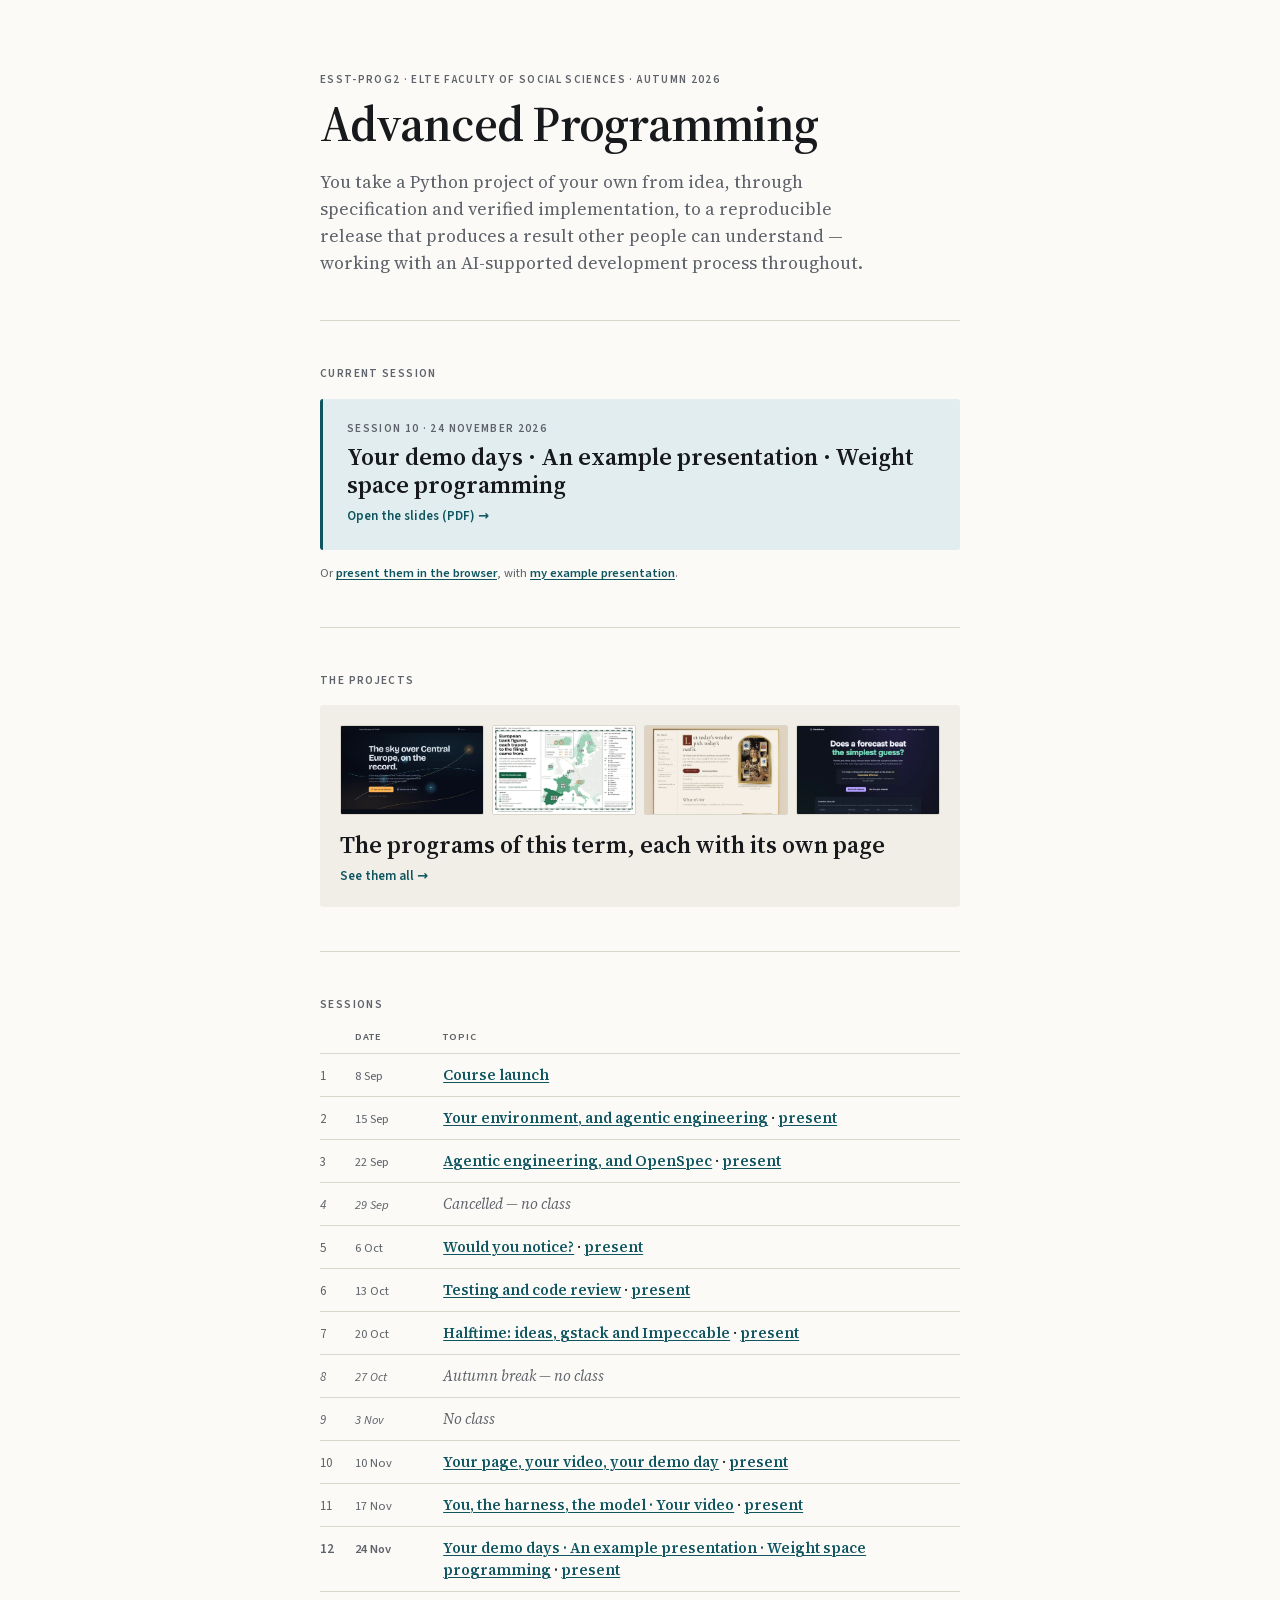
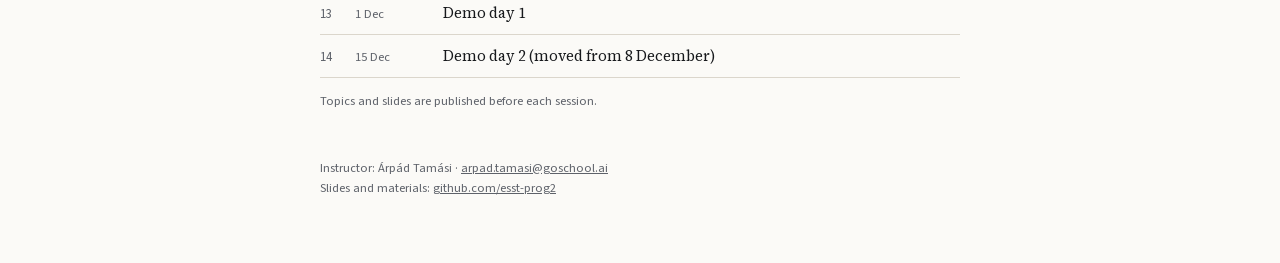
<file: index.html>
<!doctype html>
<html lang="en">
<meta charset="utf-8">
<meta name="viewport" content="width=device-width, initial-scale=1">
<title>Advanced Programming (ESST-PROG2) — ELTE, Autumn 2026</title>
<meta name="description" content="Course page: slides, sessions and materials. ELTE TáTK, Department of Statistics, 2026/27/1.">
<link rel="stylesheet" href="betuk/betuk.css">
<style>
:root{
  --papir:#FBFAF7; --papir-melyebb:#F1EEE7; --tinta:#17191C; --tinta-halvany:#5E626A;
  --vonal:#DBD6CC; --allitas:#9A6B10; --allitas-halvany:#F6EEDC;
  --meres:#0E5560; --meres-halvany:#E2EDEF;
  --betu-proza:"Source Serif 4",Charter,Georgia,serif;
  --betu-jelzes:"Source Sans 3",-apple-system,"Segoe UI",system-ui,sans-serif;
  --betu-kod:"Source Code Pro",ui-monospace,Menlo,monospace;
}
@media (prefers-color-scheme:dark){
  :root{
    --papir:#14161A; --papir-melyebb:#1E2127; --tinta:#F2F0EB; --tinta-halvany:#A2A7B0;
    --vonal:#343941; --allitas:#E0B45A; --allitas-halvany:#2A2418;
    --meres:#7FC3CE; --meres-halvany:#12262B;
  }
}
*{box-sizing:border-box}
body{margin:0;background:var(--papir);color:var(--tinta);
  font-family:var(--betu-proza);font-size:19px;line-height:1.5;
  -webkit-font-smoothing:antialiased}
.wrap{max-width:44rem;margin:0 auto;padding:clamp(2rem,6vw,4.5rem) clamp(1.1rem,5vw,2rem) 4rem}
.jelzes{font-family:var(--betu-jelzes);font-size:.7rem;font-weight:600;
  letter-spacing:.12em;text-transform:uppercase;color:var(--tinta-halvany)}
h1{font-size:clamp(2.1rem,7vw,3.1rem);line-height:1.1;font-weight:600;
  margin:.5rem 0 0;letter-spacing:-.015em}
.lead{font-size:1.12rem;color:var(--tinta-halvany);margin:1.1rem 0 0;max-width:34rem}
hr{border:0;border-top:1px solid var(--vonal);margin:2.75rem 0}
h2{font-family:var(--betu-jelzes);font-size:.72rem;font-weight:600;letter-spacing:.12em;
  text-transform:uppercase;color:var(--tinta-halvany);margin:0 0 1rem}

/* current session card */
.most{display:block;text-decoration:none;color:inherit;
  background:var(--meres-halvany);border-left:3px solid var(--meres);
  padding:1.4rem 1.5rem;border-radius:3px;transition:transform .12s ease}
.most:hover{transform:translateX(2px)}
.most .cim{font-size:1.5rem;font-weight:600;line-height:1.2;margin:.3rem 0 .45rem}
.most .nyil{font-family:var(--betu-jelzes);font-size:.82rem;font-weight:600;color:var(--meres)}

/* projects teaser */
.projektek{background:var(--papir-melyebb);border-left:0;padding:1.25rem}
.projektek:hover{transform:none}
.projektek:hover .cim{color:var(--meres)}
.projektek:focus-visible{outline:2px solid var(--meres);outline-offset:3px}
.projektek .nyil{color:var(--meres)}
.belyegek{display:grid;grid-template-columns:repeat(4,1fr);gap:.5rem;margin-bottom:1rem}
.belyegek img{display:block;width:100%;aspect-ratio:8/5;object-fit:cover;object-position:top;
  border:1px solid var(--vonal);border-radius:2px}
@media (max-width:30rem){.belyegek{grid-template-columns:repeat(2,1fr)}}

/* schedule */
table{width:100%;border-collapse:collapse;font-size:.92rem}
th{font-family:var(--betu-jelzes);font-size:.66rem;font-weight:600;letter-spacing:.1em;
  text-transform:uppercase;color:var(--tinta-halvany);text-align:left;
  padding:0 .7rem .5rem 0;border-bottom:1px solid var(--vonal)}
td{padding:.62rem .7rem .62rem 0;border-bottom:1px solid var(--vonal);vertical-align:baseline}
td:first-child{font-family:var(--betu-jelzes);font-size:.8rem;color:var(--tinta-halvany);
  width:2.2rem;font-variant-numeric:tabular-nums}
td.datum{font-family:var(--betu-jelzes);font-size:.78rem;color:var(--tinta-halvany);
  white-space:nowrap;width:5.5rem}
tr.szunet td{color:var(--tinta-halvany);font-style:italic}
tr.most-sor td{font-weight:600}
a{color:var(--meres)}
a.dia{font-weight:600;text-decoration-thickness:1px;text-underline-offset:2px}
.megj{font-family:var(--betu-jelzes);font-size:.78rem;color:var(--tinta-halvany);margin:.9rem 0 0}
footer{margin-top:3rem;font-family:var(--betu-jelzes);font-size:.78rem;
  color:var(--tinta-halvany);line-height:1.6}
footer a{color:var(--tinta-halvany)}
</style>

<div class="wrap">
  <header>
    <div class="jelzes">ESST-PROG2 · ELTE Faculty of Social Sciences · Autumn 2026</div>
    <h1>Advanced&nbsp;Programming</h1>
    <p class="lead">You take a Python project of your own from idea, through
    specification and verified implementation, to a reproducible release that
    produces a result other people can understand — working with an AI-supported
    development process throughout.</p>
  </header>

  <hr>

  <h2>Current session</h2>
  <a class="most" href="10.pdf">
    <div class="jelzes">Session 10 · 24 November 2026</div>
    <div class="cim">Your demo days · An example presentation · Weight space programming</div>
    <div class="nyil">Open the slides (PDF) →</div>
  </a>
  <p class="megj">Or <a class="dia" href="10.html">present them in the browser</a>, with <a class="dia" href="10-blindspot.html">my example presentation</a>.</p>

  <hr>

  <h2>The projects</h2>
  <a class="most projektek" href="projects.html">
    <span class="belyegek" aria-hidden="true">
      <img src="projects/airplane-flight-data-viz.webp" alt="">
      <img src="projects/bank-data.webp" alt="">
      <img src="projects/ms-match.webp" alt="">
      <img src="projects/marketlens.webp" alt="">
    </span>
    <div class="cim">The programs of this term, each with its own page</div>
    <div class="nyil">See them all →</div>
  </a>

  <hr>

  <h2>Sessions</h2>
  <table>
    <thead><tr><th></th><th>Date</th><th>Topic</th></tr></thead>
    <tbody>
      <tr><td>1</td><td class="datum">8 Sep</td><td><a class="dia" href="01.pdf">Course launch</a></td></tr>
      <tr><td>2</td><td class="datum">15 Sep</td><td><a class="dia" href="02.pdf">Your environment, and agentic engineering</a> · <a class="dia" href="02.html">present</a></td></tr>
      <tr><td>3</td><td class="datum">22 Sep</td><td><a class="dia" href="03.pdf">Agentic engineering, and OpenSpec</a> · <a class="dia" href="03.html">present</a></td></tr>
      <tr class="szunet"><td>4</td><td class="datum">29 Sep</td><td>Cancelled — no class</td></tr>
      <tr><td>5</td><td class="datum">6 Oct</td><td><a class="dia" href="05.pdf">Would you notice?</a> · <a class="dia" href="05.html">present</a></td></tr>
      <tr><td>6</td><td class="datum">13 Oct</td><td><a class="dia" href="06.pdf">Testing and code review</a> · <a class="dia" href="06.html">present</a></td></tr>
      <tr><td>7</td><td class="datum">20 Oct</td><td><a class="dia" href="07.pdf">Halftime: ideas, gstack and Impeccable</a> · <a class="dia" href="07.html">present</a></td></tr>
      <tr class="szunet"><td>8</td><td class="datum">27 Oct</td><td>Autumn break — no class</td></tr>
      <tr class="szunet"><td>9</td><td class="datum">3 Nov</td><td>No class</td></tr>
      <tr><td>10</td><td class="datum">10 Nov</td><td><a class="dia" href="08.pdf">Your page, your video, your demo day</a> · <a class="dia" href="08.html">present</a></td></tr>
      <tr><td>11</td><td class="datum">17 Nov</td><td><a class="dia" href="09.pdf">You, the harness, the model · Your video</a> · <a class="dia" href="09.html">present</a></td></tr>
      <tr class="most-sor"><td>12</td><td class="datum">24 Nov</td><td><a class="dia" href="10.pdf">Your demo days · An example presentation · Weight space programming</a> · <a class="dia" href="10.html">present</a></td></tr>
      <tr><td>13</td><td class="datum">1 Dec</td><td>Demo day 1</td></tr>
      <tr><td>14</td><td class="datum">15 Dec</td><td>Demo day 2 (moved from 8 December)</td></tr>
    </tbody>
  </table>
  <p class="megj">Topics and slides are published before each session.</p>

  <footer>
    Instructor: Árpád Tamási · <a href="mailto:arpad.tamasi@goschool.ai">arpad.tamasi@goschool.ai</a><br>
    Slides and materials: <a href="https://github.com/esst-prog2">github.com/esst-prog2</a>
  </footer>
</div>
</file>
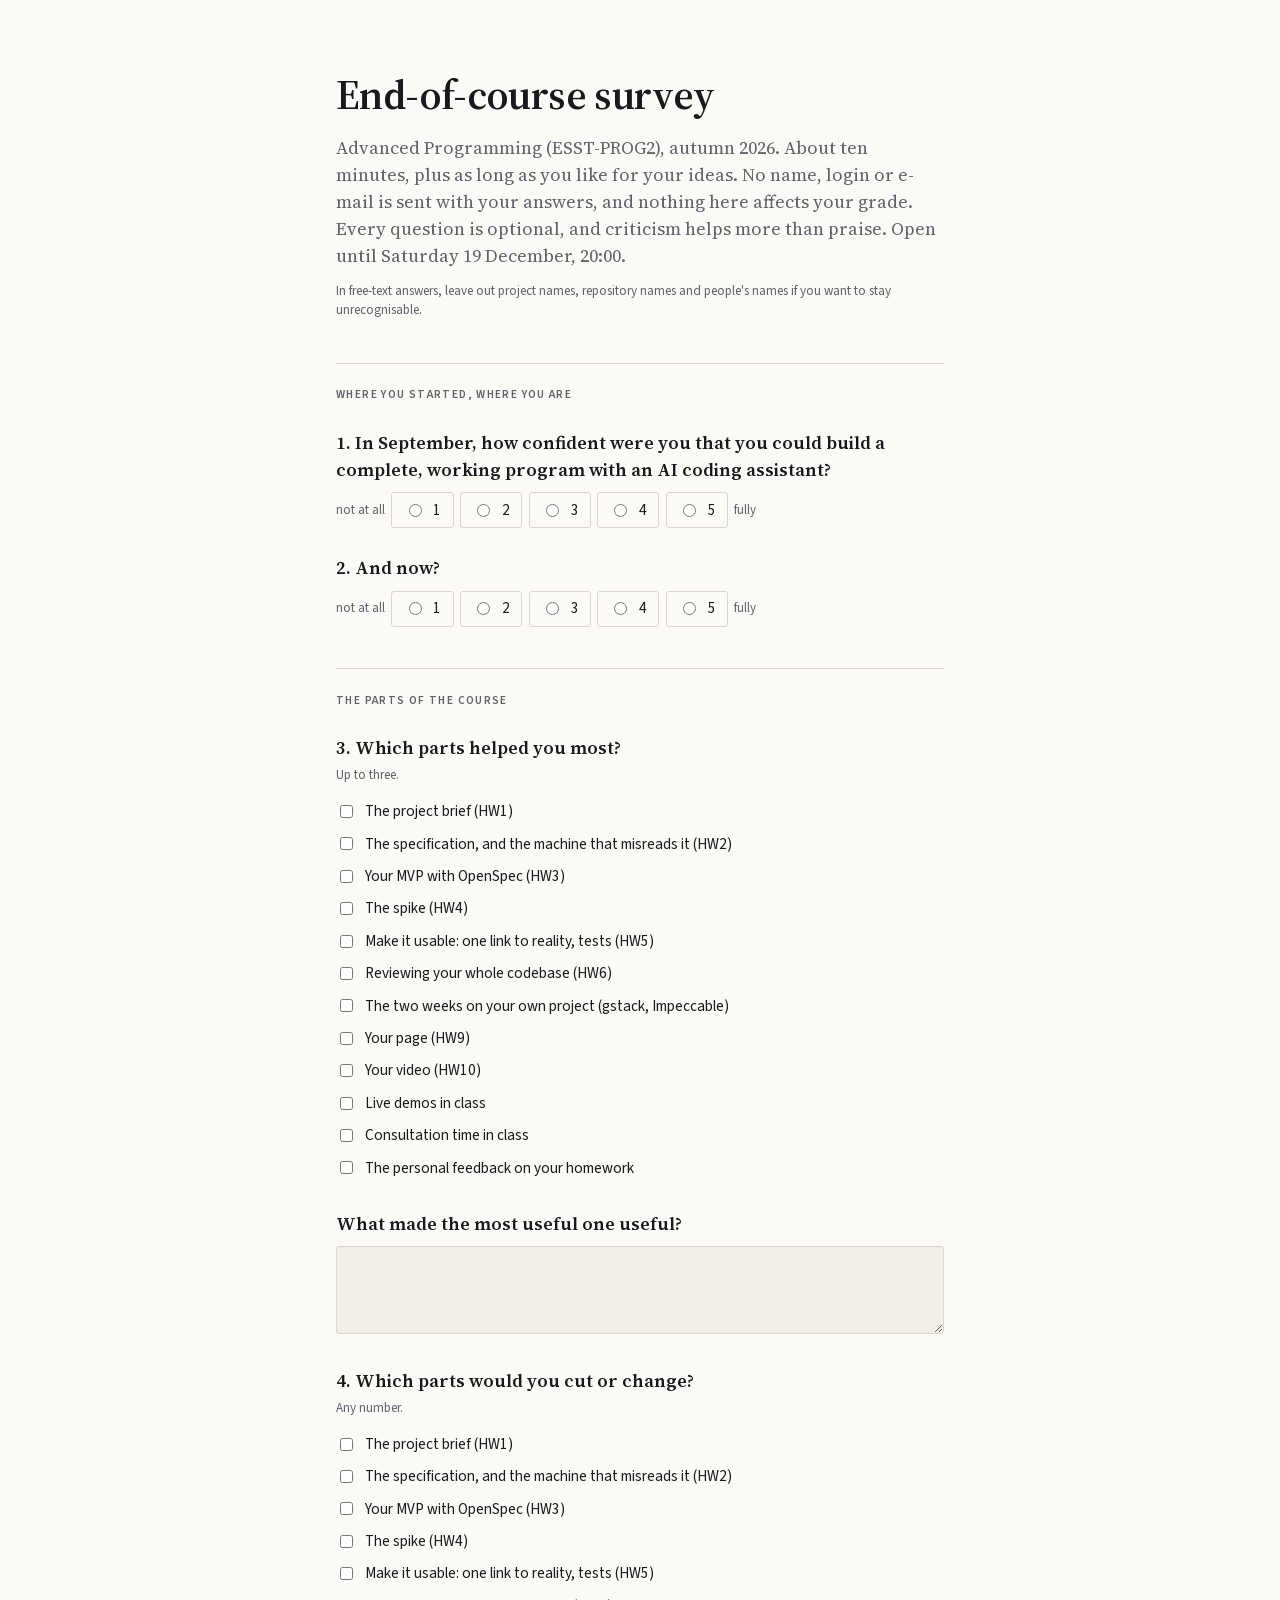
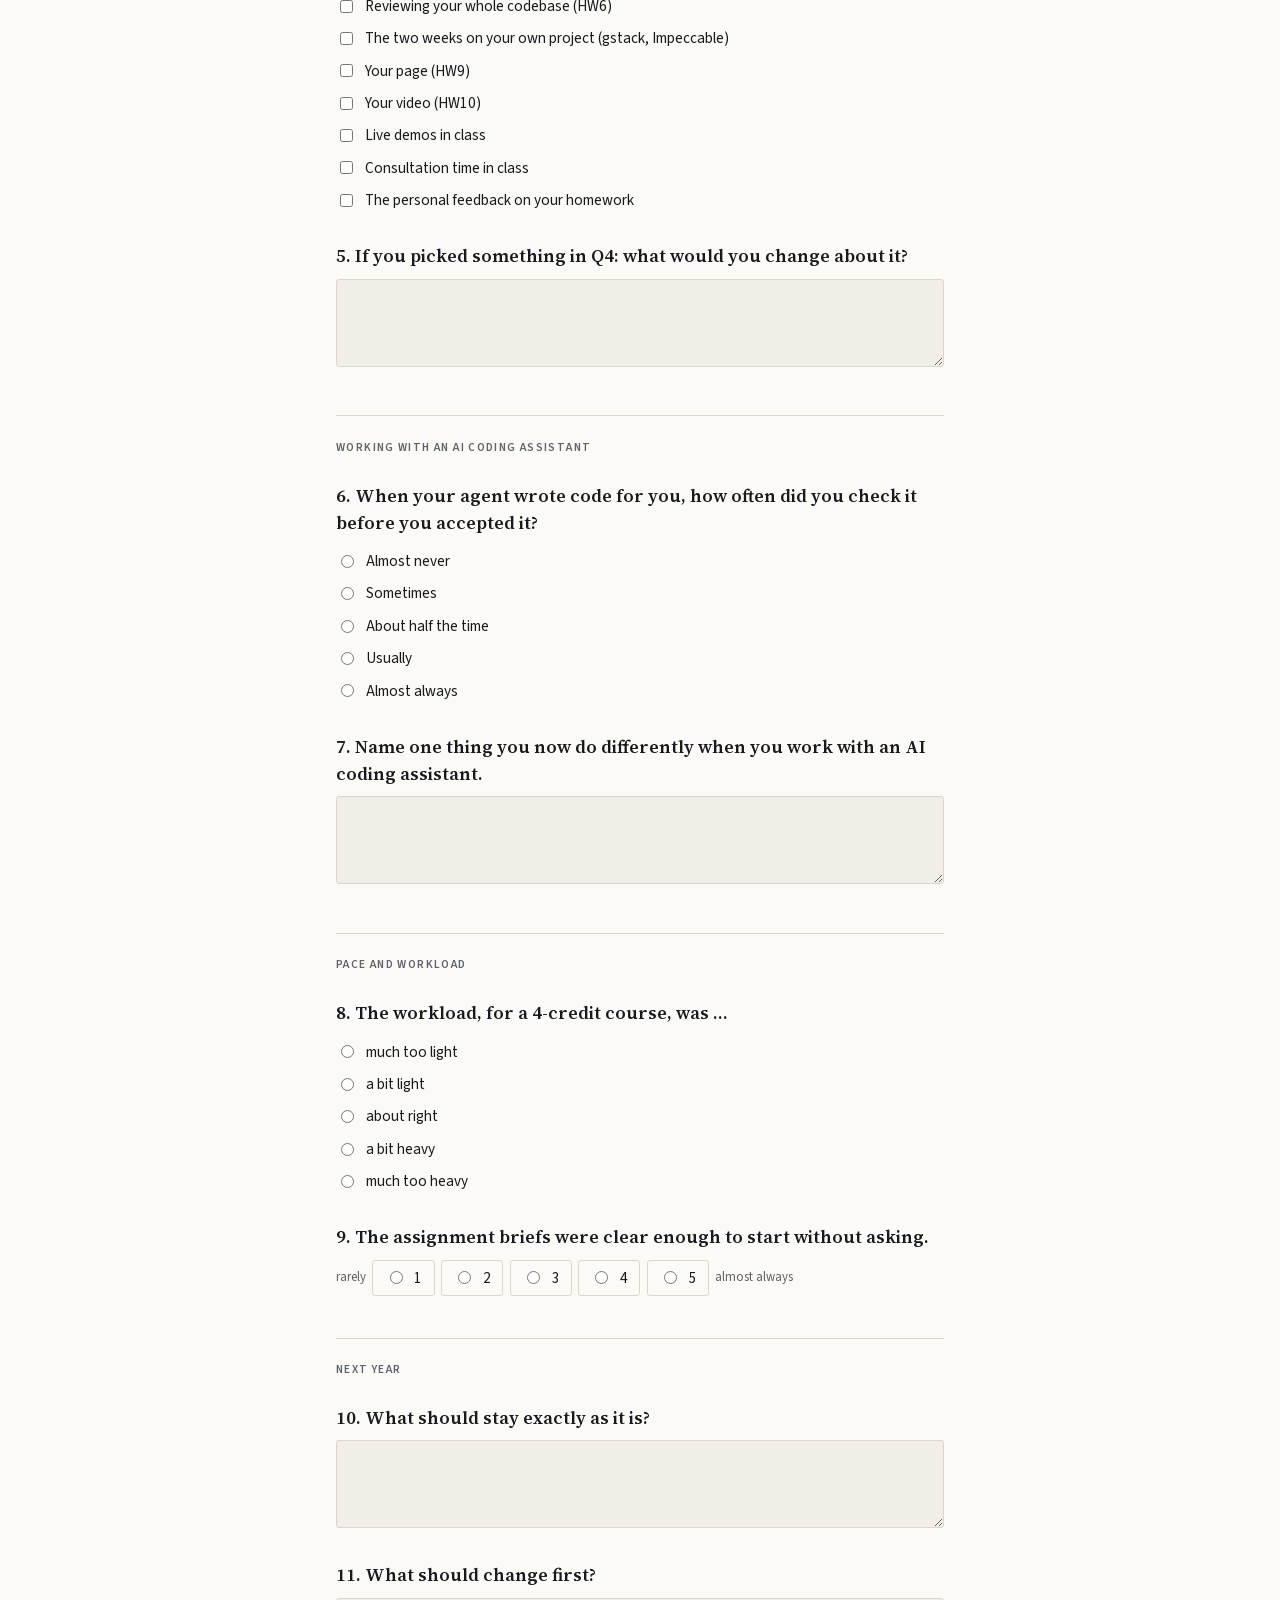
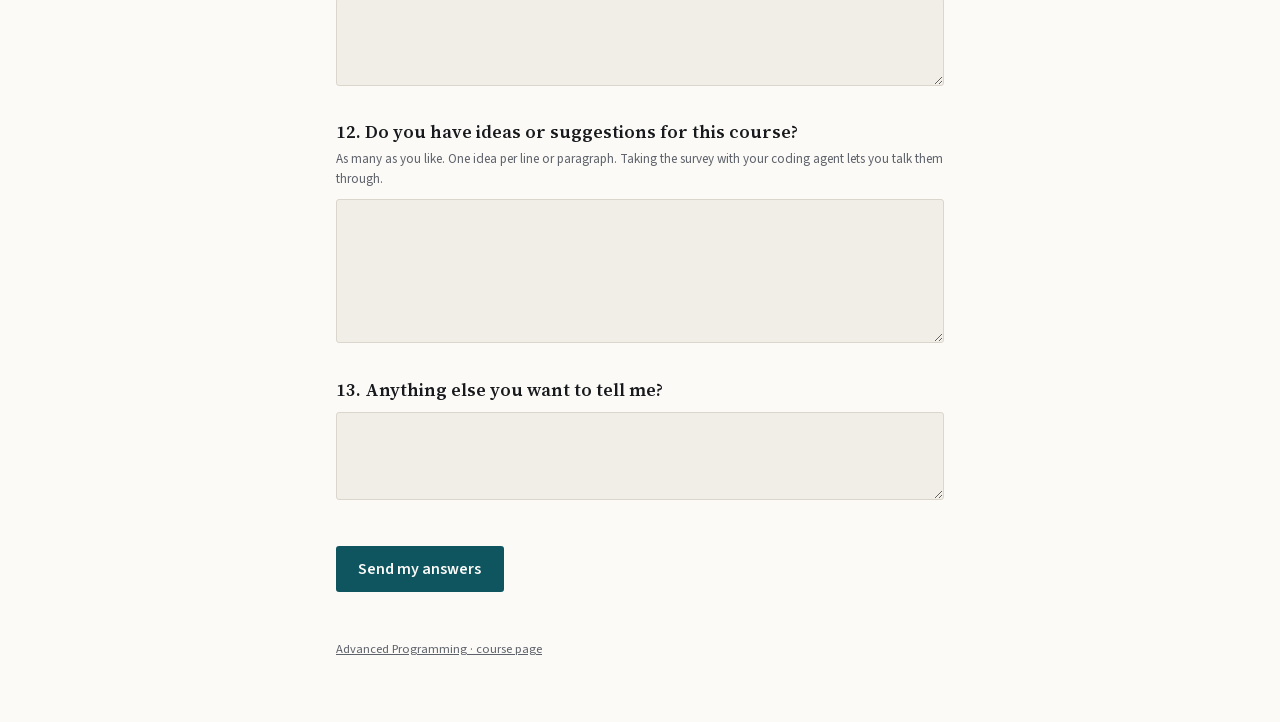
<file: survey/index.html>
<!doctype html>
<html lang="en">
<meta charset="utf-8">
<meta name="viewport" content="width=device-width, initial-scale=1">
<title>Course Survey — Advanced Programming</title>
<meta name="description" content="End-of-course survey of Advanced Programming (ELTE, autumn 2026). Anonymous.">
<link rel="stylesheet" href="../betuk/betuk.css">
<style>
:root{
  --papir:#FBFAF7; --papir-melyebb:#F1EEE7; --tinta:#17191C; --tinta-halvany:#5E626A;
  --vonal:#DBD6CC; --meres:#0E5560; --meres-halvany:#E2EDEF; --hiba:#9B2C2C;
  --betu-proza:"Source Serif 4",Charter,Georgia,serif;
  --betu-jelzes:"Source Sans 3",-apple-system,"Segoe UI",system-ui,sans-serif;
}
@media (prefers-color-scheme:dark){
  :root{
    --papir:#14161A; --papir-melyebb:#1E2127; --tinta:#F2F0EB; --tinta-halvany:#A2A7B0;
    --vonal:#343941; --meres:#7FC3CE; --meres-halvany:#12262B; --hiba:#F19A9A;
  }
}
*{box-sizing:border-box}
body{margin:0;background:var(--papir);color:var(--tinta);
  font-family:var(--betu-proza);font-size:18px;line-height:1.5;-webkit-font-smoothing:antialiased}
.wrap{max-width:42rem;margin:0 auto;padding:clamp(2rem,6vw,4rem) clamp(1rem,5vw,2rem) 4rem}
.jelzes{font-family:var(--betu-jelzes);font-size:.7rem;font-weight:600;letter-spacing:.12em;
  text-transform:uppercase;color:var(--tinta-halvany)}
h1{font-size:clamp(1.9rem,6vw,2.6rem);line-height:1.1;font-weight:600;margin:.5rem 0 0;letter-spacing:-.015em}
.lead{color:var(--tinta-halvany);margin:1rem 0 0}
h2{font-family:var(--betu-jelzes);font-size:.72rem;font-weight:600;letter-spacing:.12em;
  text-transform:uppercase;color:var(--tinta-halvany);margin:2.6rem 0 0;padding-top:1.4rem;
  border-top:1px solid var(--vonal)}
fieldset{border:0;margin:1.6rem 0 0;padding:0;min-width:0}
legend{font-weight:600;padding:0;margin-bottom:.6rem}
.hint{font-family:var(--betu-jelzes);font-size:.82rem;color:var(--tinta-halvany);margin:-.3rem 0 .6rem}
.scale{display:flex;flex-wrap:wrap;gap:.4rem;align-items:center}
.scale .end{font-family:var(--betu-jelzes);font-size:.8rem;color:var(--tinta-halvany)}
label.opt{display:flex;gap:.55rem;align-items:flex-start;font-family:var(--betu-jelzes);
  font-size:.95rem;padding:.3rem 0;cursor:pointer}
label.opt input{margin-top:.3rem;accent-color:var(--meres)}
.scale label.opt{border:1px solid var(--vonal);border-radius:3px;padding:.35rem .7rem}
.scale label.opt:has(input:checked){border-color:var(--meres);background:var(--meres-halvany)}
textarea{width:100%;min-height:5.5rem;font:inherit;font-size:1rem;color:var(--tinta);
  background:var(--papir-melyebb);border:1px solid var(--vonal);border-radius:3px;padding:.6rem .7rem}
textarea:focus,input:focus-visible{outline:2px solid var(--meres);outline-offset:2px}
button{margin-top:2.4rem;font-family:var(--betu-jelzes);font-size:1rem;font-weight:600;
  color:var(--papir);background:var(--meres);border:0;border-radius:3px;padding:.75rem 1.4rem;cursor:pointer}
button:disabled{opacity:.5;cursor:default}
.msg{font-family:var(--betu-jelzes);font-size:.95rem;margin-top:1rem}
.msg.err{color:var(--hiba)}
.done{background:var(--meres-halvany);border-left:3px solid var(--meres);padding:1.2rem 1.4rem;margin-top:2rem}
footer{margin-top:3rem;font-family:var(--betu-jelzes);font-size:.78rem;color:var(--tinta-halvany)}
footer a{color:var(--tinta-halvany)}
</style>

<div class="wrap">
  <h1>End-of-course survey</h1>
  <p class="lead">Advanced Programming (ESST-PROG2), autumn 2026. About ten minutes, plus as long as you like for your ideas. No name, login or e-mail is sent with your answers, and
    nothing here affects your grade. Every question is optional, and criticism helps more
    than praise. Open until Saturday 19 December, 20:00.</p>
  <p class="hint" style="margin-top:.8rem">In free-text answers, leave out project names, repository names and people's names if you want to stay unrecognisable.</p>

  <form id="f" novalidate>
    <h2>Where you started, where you are</h2>
    <fieldset data-q="q1" data-type="scale">
      <legend>1. In September, how confident were you that you could build a complete, working program with an AI coding assistant?</legend>
    </fieldset>
    <fieldset data-q="q2" data-type="scale">
      <legend>2. And now?</legend>
    </fieldset>

    <h2>The parts of the course</h2>
    <fieldset data-q="q3" data-type="list" data-max="3">
      <legend>3. Which parts helped you most?</legend>
      <p class="hint">Up to three.</p>
    </fieldset>
    <fieldset>
      <legend>What made the most useful one useful?</legend>
      <textarea name="q3_note"></textarea>
    </fieldset>
    <fieldset data-q="q4" data-type="list">
      <legend>4. Which parts would you cut or change?</legend>
      <p class="hint">Any number.</p>
    </fieldset>
    <fieldset>
      <legend>5. If you picked something in Q4: what would you change about it?</legend>
      <textarea name="q5"></textarea>
    </fieldset>

    <h2>Working with an AI coding assistant</h2>
    <fieldset data-q="q6" data-type="choice"
      data-options="Almost never|Sometimes|About half the time|Usually|Almost always">
      <legend>6. When your agent wrote code for you, how often did you check it before you accepted it?</legend>
    </fieldset>
    <fieldset>
      <legend>7. Name one thing you now do differently when you work with an AI coding assistant.</legend>
      <textarea name="q7"></textarea>
    </fieldset>

    <h2>Pace and workload</h2>
    <fieldset data-q="q8" data-type="choice"
      data-options="much too light|a bit light|about right|a bit heavy|much too heavy">
      <legend>8. The workload, for a 4-credit course, was …</legend>
    </fieldset>
    <fieldset data-q="q9" data-type="scale" data-low="rarely" data-high="almost always">
      <legend>9. The assignment briefs were clear enough to start without asking.</legend>
    </fieldset>

    <h2>Next year</h2>
    <fieldset><legend>10. What should stay exactly as it is?</legend><textarea name="q10"></textarea></fieldset>
    <fieldset><legend>11. What should change first?</legend><textarea name="q11"></textarea></fieldset>
    <fieldset><legend>12. Do you have ideas or suggestions for this course?</legend>
      <p class="hint">As many as you like. One idea per line or paragraph. Taking the survey with your coding agent lets you talk them through.</p>
      <textarea name="q12" style="min-height:9rem"></textarea></fieldset>
    <fieldset><legend>13. Anything else you want to tell me?</legend><textarea name="q13"></textarea></fieldset>

    <button type="submit" id="send">Send my answers</button>
    <p class="msg" id="msg" role="status"></p>
  </form>
  <div class="done" id="done" hidden>
    <strong>Thank you.</strong> Your answers have arrived.
  </div>

  <footer><a href="../">Advanced Programming · course page</a></footer>
</div>

<script>
const PARTS = [
  "The project brief (HW1)",
  "The specification, and the machine that misreads it (HW2)",
  "Your MVP with OpenSpec (HW3)",
  "The spike (HW4)",
  "Make it usable: one link to reality, tests (HW5)",
  "Reviewing your whole codebase (HW6)",
  "The two weeks on your own project (gstack, Impeccable)",
  "Your page (HW9)",
  "Your video (HW10)",
  "Live demos in class",
  "Consultation time in class",
  "The personal feedback on your homework",
];
const URL_ = "https://firestore.googleapis.com/v1/projects/audience-elte/databases/(default)/documents/survey";
const CLOSE = Date.UTC(2026, 11, 19, 19, 0);

function opt(type, name, value, text) {
  const l = document.createElement("label"); l.className = "opt";
  const i = document.createElement("input"); i.type = type; i.name = name; i.value = value;
  const s = document.createElement("span"); s.textContent = text;
  l.append(i, s); return l;
}
document.querySelectorAll("fieldset[data-q]").forEach(fs => {
  const q = fs.dataset.q, t = fs.dataset.type;
  if (t === "scale") {
    const w = document.createElement("div"); w.className = "scale";
    const lo = document.createElement("span"); lo.className = "end"; lo.textContent = fs.dataset.low || "not at all";
    const hi = document.createElement("span"); hi.className = "end"; hi.textContent = fs.dataset.high || "fully";
    w.append(lo); for (let n = 1; n <= 5; n++) w.append(opt("radio", q, n, n)); w.append(hi);
    fs.append(w);
  } else if (t === "choice") {
    fs.dataset.options.split("|").forEach(o => fs.append(opt("radio", q, o, o)));
  } else if (t === "list") {
    PARTS.forEach(p => fs.append(opt("checkbox", q, p, p)));
    const max = +fs.dataset.max || 0;
    if (max) fs.addEventListener("change", () => {
      const on = fs.querySelectorAll("input:checked").length;
      fs.querySelectorAll("input").forEach(i => { if (!i.checked) i.disabled = on >= max; });
    });
  }
});

const f = document.getElementById("f"), msg = document.getElementById("msg"), btn = document.getElementById("send");
if (Date.now() >= CLOSE) { btn.disabled = true; msg.textContent = "The survey is closed."; }

f.addEventListener("submit", async e => {
  e.preventDefault();
  const a = { v: 2 };
  for (const q of ["q1", "q2", "q9"]) { const c = f.querySelector(`input[name=${q}]:checked`); if (c) a[q] = +c.value; }
  for (const q of ["q6", "q8"]) { const c = f.querySelector(`input[name=${q}]:checked`); if (c) a[q] = c.value; }
  for (const q of ["q3", "q4"]) {
    const v = [...f.querySelectorAll(`input[name=${q}]:checked`)].map(i => i.value);
    if (v.length) a[q] = v;
  }
  for (const q of ["q3_note", "q5", "q7", "q10", "q11", "q13"]) {
    const v = f.elements[q].value.trim(); if (v) a[q] = v;
  }
  const ideas = f.elements.q12.value.split(/\n\s*\n|\n/).map(s => s.trim()).filter(Boolean);
  if (ideas.length) a.q12 = ideas;
  if (Object.keys(a).length === 1) { msg.className = "msg err"; msg.textContent = "Nothing to send yet."; return; }
  btn.disabled = true; msg.className = "msg"; msg.textContent = "Sending …";
  const body = JSON.stringify({ fields: { answers: { stringValue: JSON.stringify(a) }, via: { stringValue: "form" } } });
  for (let attempt = 0; attempt < 2; attempt++) {
    try {
      const r = await fetch(URL_, { method: "POST", headers: { "Content-Type": "application/json" }, body });
      const j = await r.json();
      if (r.ok && j.name) { f.hidden = true; document.getElementById("done").hidden = false; window.scrollTo(0, 0); return; }
    } catch (_) {}
  }
  btn.disabled = false; msg.className = "msg err";
  msg.textContent = "It did not go through. Please try again in a minute; your answers are still here.";
});
</script>
</file>
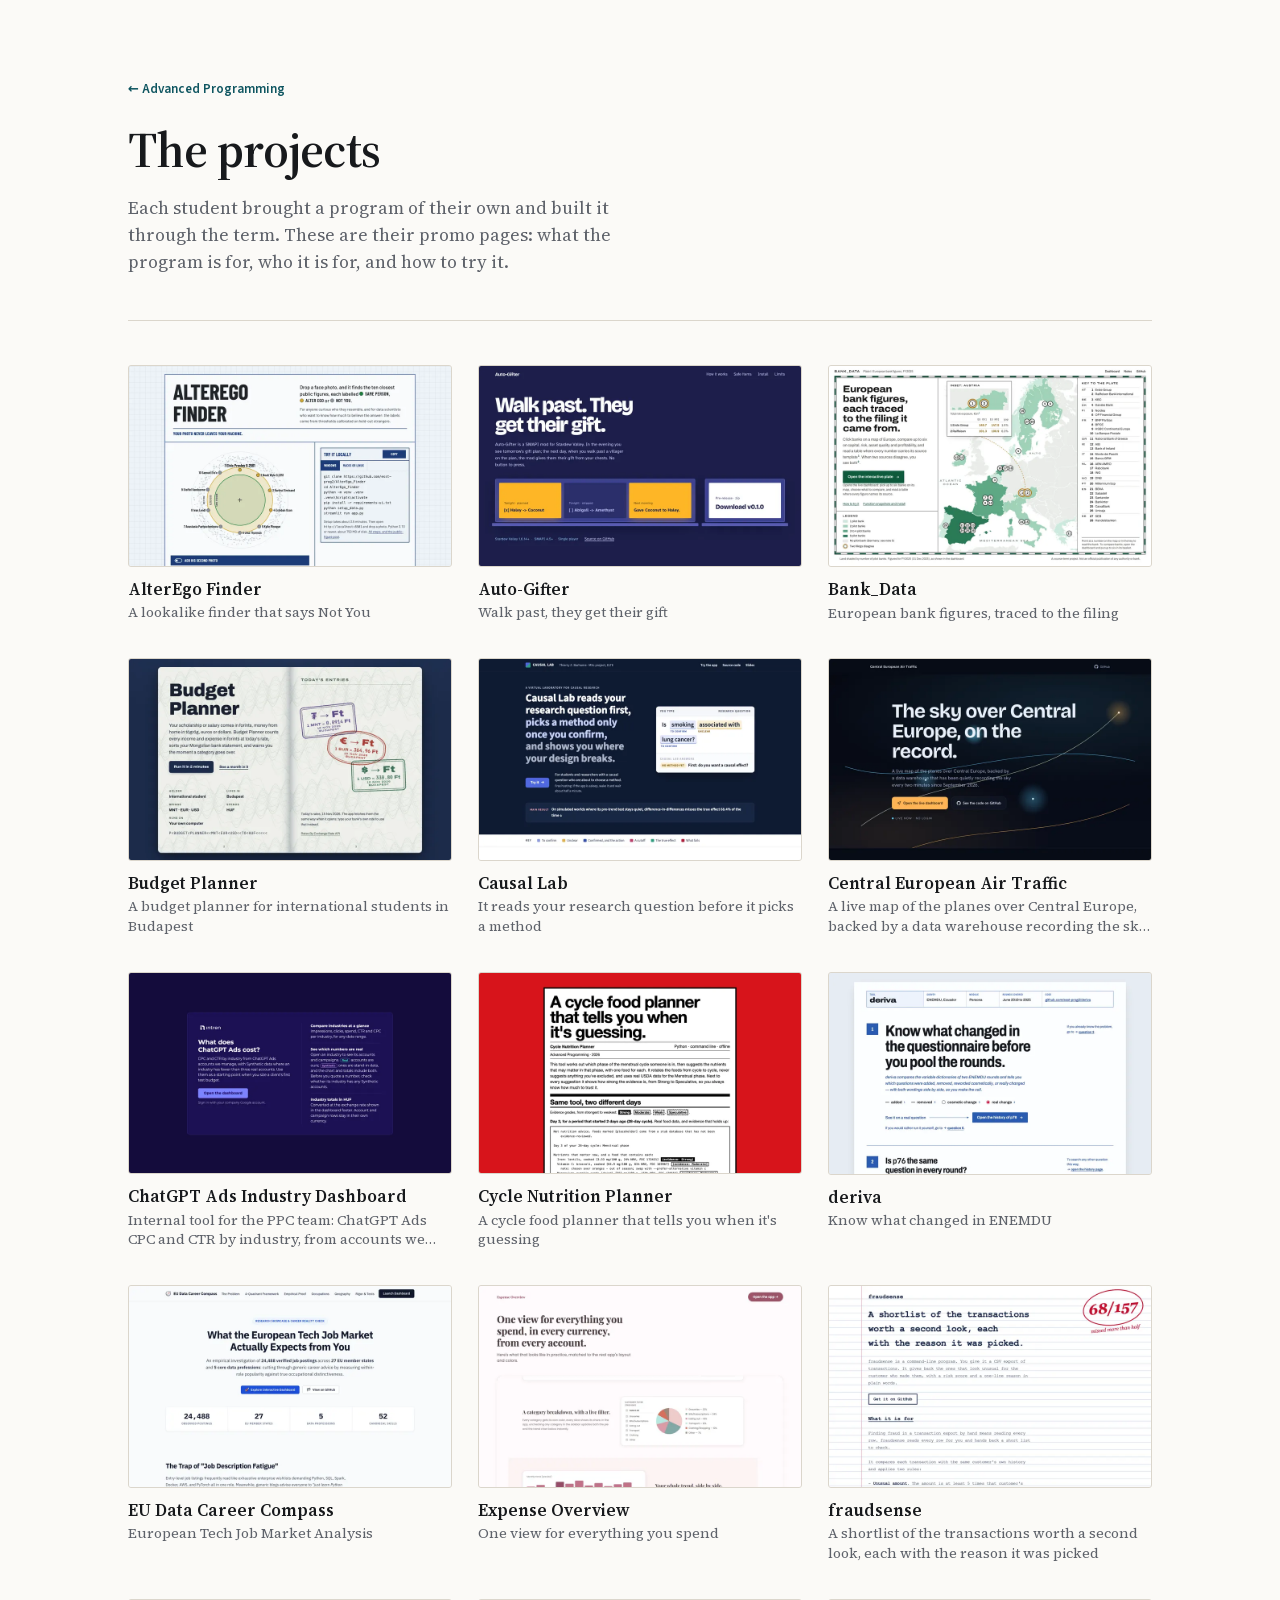
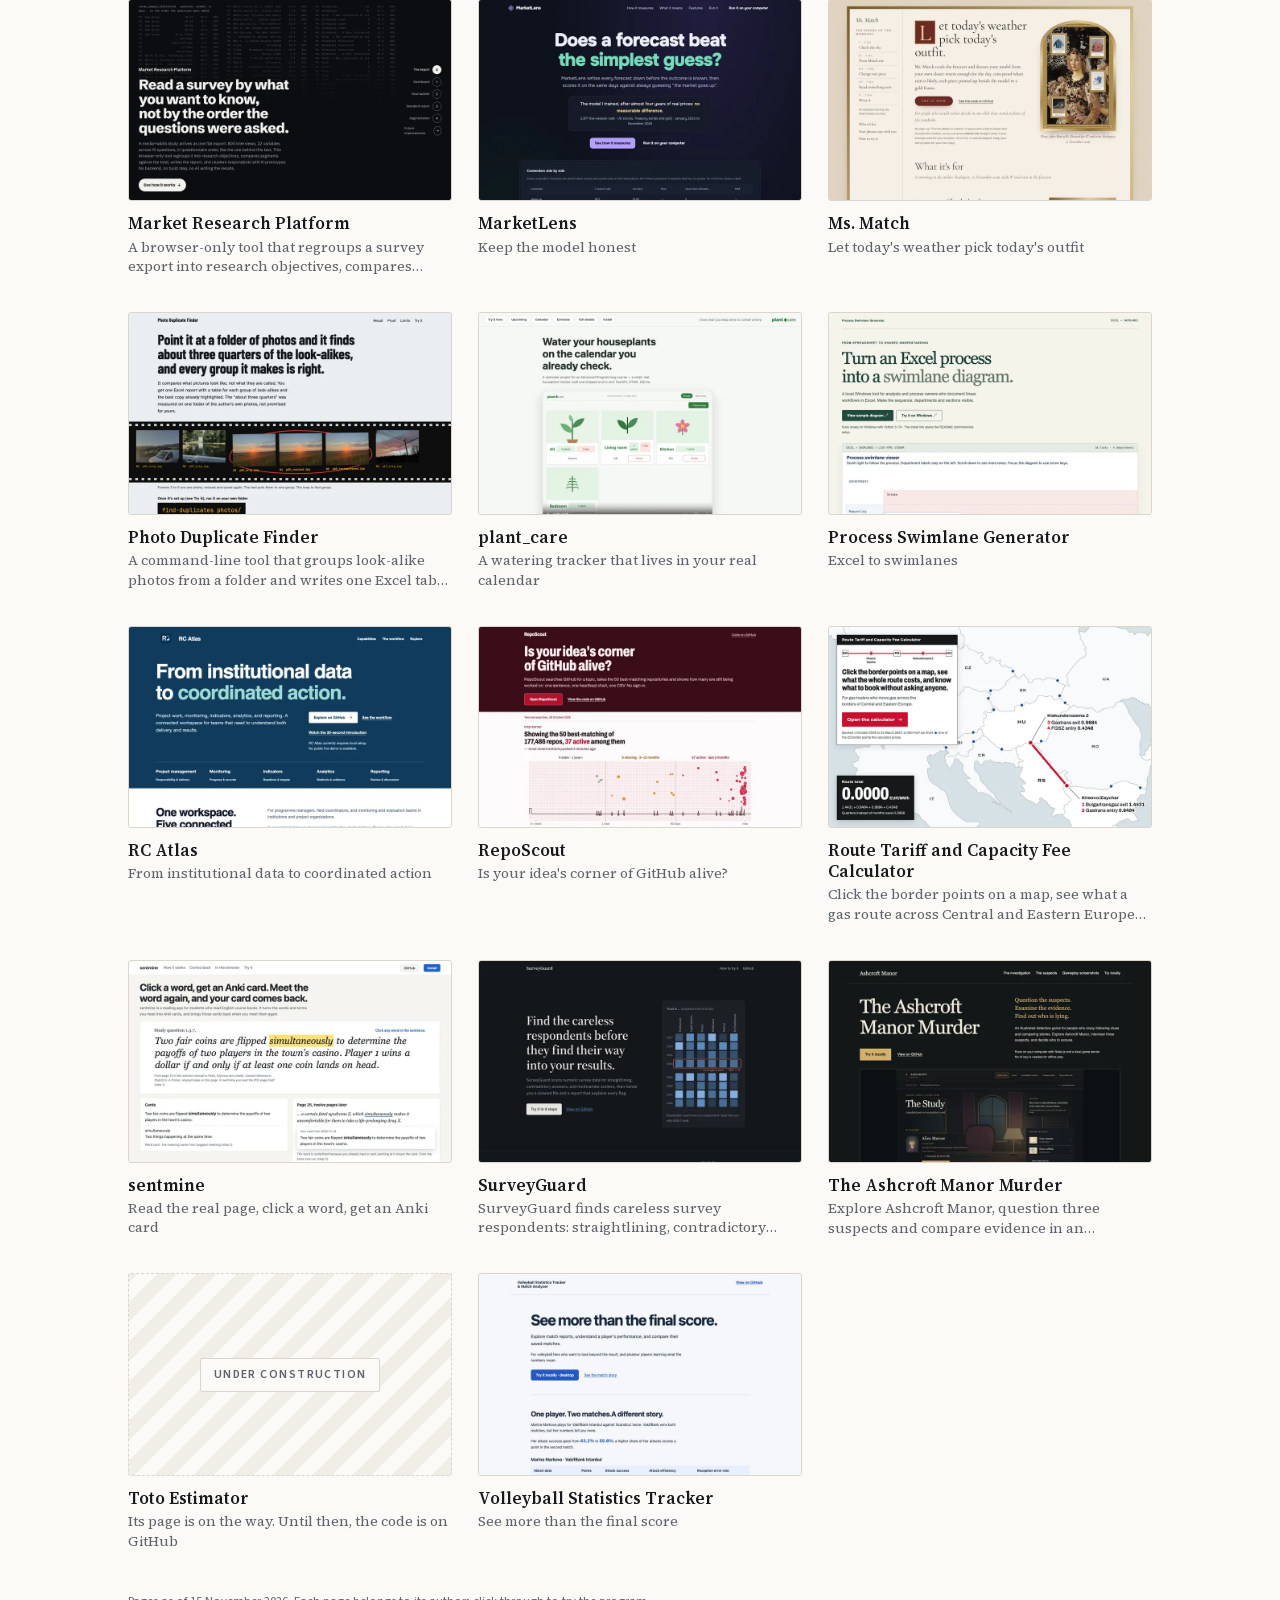
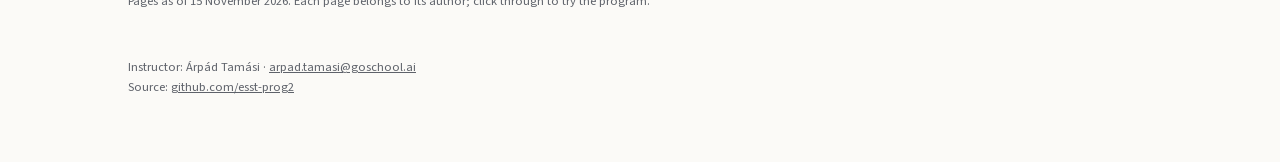
<file: projects.html>
<!doctype html>
<html lang="en">
<meta charset="utf-8">
<meta name="viewport" content="width=device-width, initial-scale=1">
<title>The projects — Advanced Programming (ESST-PROG2), ELTE, Autumn 2026</title>
<meta name="description" content="The students' own programs, each with its promo page on GitHub Pages. ELTE TáTK, Advanced Programming, Autumn 2026.">
<link rel="stylesheet" href="betuk/betuk.css">
<style>
:root{
  --papir:#FBFAF7; --papir-melyebb:#F1EEE7; --tinta:#17191C; --tinta-halvany:#5E626A;
  --vonal:#DBD6CC; --allitas:#9A6B10; --allitas-halvany:#F6EEDC;
  --meres:#0E5560; --meres-halvany:#E2EDEF;
  --betu-proza:"Source Serif 4",Charter,Georgia,serif;
  --betu-jelzes:"Source Sans 3",-apple-system,"Segoe UI",system-ui,sans-serif;
  --betu-kod:"Source Code Pro",ui-monospace,Menlo,monospace;
}
@media (prefers-color-scheme:dark){
  :root{
    --papir:#14161A; --papir-melyebb:#1E2127; --tinta:#F2F0EB; --tinta-halvany:#A2A7B0;
    --vonal:#343941; --allitas:#E0B45A; --allitas-halvany:#2A2418;
    --meres:#7FC3CE; --meres-halvany:#12262B;
  }
}
*{box-sizing:border-box}
body{margin:0;background:var(--papir);color:var(--tinta);
  font-family:var(--betu-proza);font-size:19px;line-height:1.5;
  -webkit-font-smoothing:antialiased}
.wrap{max-width:44rem;margin:0 auto;padding:clamp(2rem,6vw,4.5rem) clamp(1.1rem,5vw,2rem) 4rem}
.jelzes{font-family:var(--betu-jelzes);font-size:.7rem;font-weight:600;
  letter-spacing:.12em;text-transform:uppercase;color:var(--tinta-halvany)}
h1{font-size:clamp(2.1rem,7vw,3.1rem);line-height:1.1;font-weight:600;
  margin:.5rem 0 0;letter-spacing:-.015em}
.lead{font-size:1.12rem;color:var(--tinta-halvany);margin:1.1rem 0 0;max-width:34rem}
hr{border:0;border-top:1px solid var(--vonal);margin:2.75rem 0}
h2{font-family:var(--betu-jelzes);font-size:.72rem;font-weight:600;letter-spacing:.12em;
  text-transform:uppercase;color:var(--tinta-halvany);margin:0 0 1rem}


.wrap{max-width:68rem}
h1{margin-top:1.4rem}
.vissza{font-family:var(--betu-jelzes);font-size:.82rem;font-weight:600;color:var(--meres);text-decoration:none}
.racs{list-style:none;margin:0;padding:0;display:grid;gap:2.2rem 1.6rem;
  grid-template-columns:repeat(auto-fill,minmax(min(100%,19rem),1fr))}
.kartya{display:block;color:inherit;text-decoration:none}
.kartya img{display:block;width:100%;height:auto;aspect-ratio:8/5;object-fit:cover;object-position:top;
  border:1px solid var(--vonal);border-radius:3px;background:var(--papir-melyebb);
  transition:transform .15s ease,box-shadow .15s ease}
.kartya:hover img{transform:translateY(-2px);box-shadow:0 6px 18px rgba(0,0,0,.08)}
.nev{display:block;font-weight:600;font-size:1.05rem;line-height:1.25;margin:.75rem 0 .2rem}
.helyorzo{display:flex;align-items:center;justify-content:center;aspect-ratio:8/5;
  border:1px dashed var(--vonal);border-radius:3px;
  background:repeating-linear-gradient(-45deg,var(--papir-melyebb) 0 14px,var(--papir) 14px 28px)}
.helyorzo span{font-family:var(--betu-jelzes);font-size:.75rem;font-weight:600;letter-spacing:.12em;
  text-transform:uppercase;color:var(--tinta-halvany);background:var(--papir);padding:.45rem .8rem;
  border:1px solid var(--vonal);border-radius:2px}
.kartya:focus-visible{outline:none}
.kartya:focus-visible img,.kartya:focus-visible .helyorzo{outline:2px solid var(--meres);outline-offset:3px}
.vissza:focus-visible{outline:2px solid var(--meres);outline-offset:3px;border-radius:2px}
::selection{background:var(--meres-halvany);color:var(--tinta)}
@media (prefers-reduced-motion:reduce){.kartya img{transition:none}.kartya:hover img{transform:none}}
.kartya:hover .nev{color:var(--meres)}
.tag{display:-webkit-box;-webkit-line-clamp:2;-webkit-box-orient:vertical;overflow:hidden;
  font-size:.88rem;line-height:1.4;color:var(--tinta-halvany)}
a{color:var(--meres)}
.megj{font-family:var(--betu-jelzes);font-size:.78rem;color:var(--tinta-halvany);margin:2.5rem 0 0}
footer{margin-top:3rem;font-family:var(--betu-jelzes);font-size:.78rem;color:var(--tinta-halvany);line-height:1.6}
footer a{color:var(--tinta-halvany)}
</style>

<div class="wrap">
  <header>
    <a class="vissza" href="./">← Advanced Programming</a>
    <h1>The projects</h1>
    <p class="lead">Each student brought a program of their own and built it
    through the term. These are their promo pages: what the program is for, who
    it is for, and how to try it.</p>
  </header>

  <hr>

  <ul class="racs">
    <li><a class="kartya" href="https://esst-prog2.github.io/AlterEgo_Finder/">
      <img src="projects/alterego-finder.webp" width="800" height="500" loading="lazy" alt="">
      <span class="nev">AlterEgo Finder</span>
      <span class="tag">A lookalike finder that says Not You</span>
    </a></li>
    <li><a class="kartya" href="https://esst-prog2.github.io/stardew-auto-gifter/">
      <img src="projects/stardew-auto-gifter.webp" width="800" height="500" loading="lazy" alt="">
      <span class="nev">Auto-Gifter</span>
      <span class="tag">Walk past, they get their gift</span>
    </a></li>
    <li><a class="kartya" href="https://esst-prog2.github.io/Bank_Data/">
      <img src="projects/bank-data.webp" width="800" height="500" loading="lazy" alt="">
      <span class="nev">Bank_Data</span>
      <span class="tag">European bank figures, traced to the filing</span>
    </a></li>
    <li><a class="kartya" href="https://esst-prog2.github.io/budget-planner/">
      <img src="projects/budget-planner.webp" width="800" height="500" loading="lazy" alt="">
      <span class="nev">Budget Planner</span>
      <span class="tag">A budget planner for international students in Budapest</span>
    </a></li>
    <li><a class="kartya" href="https://esst-prog2.github.io/CAUSAL-LAB-A-Virtual-Laboratory-for-Causal-Research/">
      <img src="projects/causal-lab-a-virtual-laboratory-for-causal-research.webp" width="800" height="500" loading="lazy" alt="">
      <span class="nev">Causal Lab</span>
      <span class="tag">It reads your research question before it picks a method</span>
    </a></li>
    <li><a class="kartya" href="https://esst-prog2.github.io/Airplane-flight-data-viz/">
      <img src="projects/airplane-flight-data-viz.webp" width="800" height="500" loading="lazy" alt="">
      <span class="nev">Central European Air Traffic</span>
      <span class="tag">A live map of the planes over Central Europe, backed by a data warehouse recording the sky every two minutes</span>
    </a></li>
    <li><a class="kartya" href="https://esst-prog2.github.io/chatgpt-ads-by-industry/">
      <img src="projects/chatgpt-ads-by-industry.webp" width="800" height="500" loading="lazy" alt="">
      <span class="nev">ChatGPT Ads Industry Dashboard</span>
      <span class="tag">Internal tool for the PPC team: ChatGPT Ads CPC and CTR by industry, from accounts we manage</span>
    </a></li>
    <li><a class="kartya" href="https://esst-prog2.github.io/Menstrual-Cycle-Phase-Calculator-Targeted-Nutrition-Planner/">
      <img src="projects/menstrual-cycle-phase-calculator-targeted-nutrition-planner.webp" width="800" height="500" loading="lazy" alt="">
      <span class="nev">Cycle Nutrition Planner</span>
      <span class="tag">A cycle food planner that tells you when it&#x27;s guessing</span>
    </a></li>
    <li><a class="kartya" href="https://esst-prog2.github.io/deriva/">
      <img src="projects/deriva.webp" width="800" height="500" loading="lazy" alt="">
      <span class="nev">deriva</span>
      <span class="tag">Know what changed in ENEMDU</span>
    </a></li>
    <li><a class="kartya" href="https://esst-prog2.github.io/EU-Data-Skill-Demand/">
      <img src="projects/eu-data-skill-demand.webp" width="800" height="500" loading="lazy" alt="">
      <span class="nev">EU Data Career Compass</span>
      <span class="tag">European Tech Job Market Analysis</span>
    </a></li>
    <li><a class="kartya" href="https://esst-prog2.github.io/Financial-Planner/promo/">
      <img src="projects/financial-planner.webp" width="800" height="500" loading="lazy" alt="">
      <span class="nev">Expense Overview</span>
      <span class="tag">One view for everything you spend</span>
    </a></li>
    <li><a class="kartya" href="https://esst-prog2.github.io/fraudsense/">
      <img src="projects/fraudsense.webp" width="800" height="500" loading="lazy" alt="">
      <span class="nev">fraudsense</span>
      <span class="tag">A shortlist of the transactions worth a second look, each with the reason it was picked</span>
    </a></li>
    <li><a class="kartya" href="https://luisjimenezjs.github.io/market-research-platform-site/">
      <img src="projects/market-research-platform.webp" width="800" height="500" loading="lazy" alt="">
      <span class="nev">Market Research Platform</span>
      <span class="tag">A browser-only tool that regroups a survey export into research objectives, compares segments, writes the report and clusters respondents</span>
    </a></li>
    <li><a class="kartya" href="https://esst-prog2.github.io/MarketLens/">
      <img src="projects/marketlens.webp" width="800" height="500" loading="lazy" alt="">
      <span class="nev">MarketLens</span>
      <span class="tag">Keep the model honest</span>
    </a></li>
    <li><a class="kartya" href="https://esst-prog2.github.io/ms_match/promo/">
      <img src="projects/ms-match.webp" width="800" height="500" loading="lazy" alt="">
      <span class="nev">Ms. Match</span>
      <span class="tag">Let today&#x27;s weather pick today&#x27;s outfit</span>
    </a></li>
    <li><a class="kartya" href="https://esst-prog2.github.io/Photo-duplicate-finder/site/">
      <img src="projects/photo-duplicate-finder.webp" width="800" height="500" loading="lazy" alt="">
      <span class="nev">Photo Duplicate Finder</span>
      <span class="tag">A command-line tool that groups look-alike photos from a folder and writes one Excel table per group, with the best copy highlighted</span>
    </a></li>
    <li><a class="kartya" href="https://esst-prog2.github.io/plant_care/">
      <img src="projects/plant-care.webp" width="800" height="500" loading="lazy" alt="">
      <span class="nev">plant_care</span>
      <span class="tag">A watering tracker that lives in your real calendar</span>
    </a></li>
    <li><a class="kartya" href="https://esst-prog2.github.io/process-swimlane-generator/">
      <img src="projects/process-swimlane-generator.webp" width="800" height="500" loading="lazy" alt="">
      <span class="nev">Process Swimlane Generator</span>
      <span class="tag">Excel to swimlanes</span>
    </a></li>
    <li><a class="kartya" href="https://esst-prog2.github.io/RC_ATLAS_Project/">
      <img src="projects/rc-atlas-project.webp" width="800" height="500" loading="lazy" alt="">
      <span class="nev">RC Atlas</span>
      <span class="tag">From institutional data to coordinated action</span>
    </a></li>
    <li><a class="kartya" href="https://esst-prog2.github.io/RepoScout/">
      <img src="projects/reposcout.webp" width="800" height="500" loading="lazy" alt="">
      <span class="nev">RepoScout</span>
      <span class="tag">Is your idea&#x27;s corner of GitHub alive?</span>
    </a></li>
    <li><a class="kartya" href="https://esst-prog2.github.io/Route-tariff-and-Capacity-fee-Calculator/">
      <img src="projects/route-tariff-and-capacity-fee-calculator.webp" width="800" height="500" loading="lazy" alt="">
      <span class="nev">Route Tariff and Capacity Fee Calculator</span>
      <span class="tag">Click the border points on a map, see what a gas route across Central and Eastern Europe costs, and know what to book without asking anyone</span>
    </a></li>
    <li><a class="kartya" href="https://esst-prog2.github.io/Sentmine/">
      <img src="projects/sentmine.webp" width="800" height="500" loading="lazy" alt="">
      <span class="nev">sentmine</span>
      <span class="tag">Read the real page, click a word, get an Anki card</span>
    </a></li>
    <li><a class="kartya" href="https://esst-prog2.github.io/surveyguard/">
      <img src="projects/surveyguard.webp" width="800" height="500" loading="lazy" alt="">
      <span class="nev">SurveyGuard</span>
      <span class="tag">SurveyGuard finds careless survey respondents: straightlining, contradictory answers, and multivariate outliers, with a cleaned file and a report that explains every flag</span>
    </a></li>
    <li><a class="kartya" href="https://esst-prog2.github.io/Detective-game-with-AI-agents/">
      <img src="projects/detective-game-with-ai-agents.webp" width="800" height="500" loading="lazy" alt="">
      <span class="nev">The Ashcroft Manor Murder</span>
      <span class="tag">Explore Ashcroft Manor, question three suspects and compare evidence in an illustrated detective game</span>
    </a></li>
    <li><a class="kartya epul" href="https://github.com/esst-prog2/toto">
      <span class="helyorzo" role="img" aria-label="Page under construction"><span>Under construction</span></span>
      <span class="nev">Toto Estimator</span>
      <span class="tag">Its page is on the way. Until then, the code is on GitHub</span>
    </a></li>
    <li><a class="kartya" href="https://esst-prog2.github.io/volleyball-statistics-tracker/">
      <img src="projects/volleyball-statistics-tracker.webp" width="800" height="500" loading="lazy" alt="">
      <span class="nev">Volleyball Statistics Tracker</span>
      <span class="tag">See more than the final score</span>
    </a></li>
  </ul>

  <p class="megj">Pages as of 15 November 2026. Each page belongs to its author; click through to try the program.</p>

  <footer>
    Instructor: Árpád Tamási · <a href="mailto:arpad.tamasi@goschool.ai">arpad.tamasi@goschool.ai</a><br>
    Source: <a href="https://github.com/esst-prog2">github.com/esst-prog2</a>
  </footer>
</div>
</file>
<file: betuk/betuk.css>
/* Source Serif 4 · latin-ext · italic */
@font-face {
  font-family: 'Source Serif 4';
  font-style: italic;
  font-weight: 300 700;
  font-display: swap;
  src: url(./SourceSerif4-latin-ext-italic.woff2) format('woff2');
  unicode-range: U+0100-02BA, U+02BD-02C5, U+02C7-02CC, U+02CE-02D7, U+02DD-02FF, U+0304, U+0308, U+0329, U+1D00-1DBF, U+1E00-1E9F, U+1EF2-1EFF, U+2020, U+20A0-20AB, U+20AD-20C0, U+2113, U+2C60-2C7F, U+A720-A7FF;
}

/* Source Serif 4 · latin · italic */
@font-face {
  font-family: 'Source Serif 4';
  font-style: italic;
  font-weight: 300 700;
  font-display: swap;
  src: url(./SourceSerif4-latin-italic.woff2) format('woff2');
  unicode-range: U+0000-00FF, U+0131, U+0152-0153, U+02BB-02BC, U+02C6, U+02DA, U+02DC, U+0304, U+0308, U+0329, U+2000-206F, U+20AC, U+2122, U+2191, U+2193, U+2212, U+2215, U+FEFF, U+FFFD;
}

/* Source Serif 4 · latin-ext */
@font-face {
  font-family: 'Source Serif 4';
  font-style: normal;
  font-weight: 300 700;
  font-display: swap;
  src: url(./SourceSerif4-latin-ext.woff2) format('woff2');
  unicode-range: U+0100-02BA, U+02BD-02C5, U+02C7-02CC, U+02CE-02D7, U+02DD-02FF, U+0304, U+0308, U+0329, U+1D00-1DBF, U+1E00-1E9F, U+1EF2-1EFF, U+2020, U+20A0-20AB, U+20AD-20C0, U+2113, U+2C60-2C7F, U+A720-A7FF;
}

/* Source Serif 4 · latin */
@font-face {
  font-family: 'Source Serif 4';
  font-style: normal;
  font-weight: 300 700;
  font-display: swap;
  src: url(./SourceSerif4-latin.woff2) format('woff2');
  unicode-range: U+0000-00FF, U+0131, U+0152-0153, U+02BB-02BC, U+02C6, U+02DA, U+02DC, U+0304, U+0308, U+0329, U+2000-206F, U+20AC, U+2122, U+2191, U+2193, U+2212, U+2215, U+FEFF, U+FFFD;
}

/* Source Sans 3 · latin-ext · italic */
@font-face {
  font-family: 'Source Sans 3';
  font-style: italic;
  font-weight: 300 700;
  font-display: swap;
  src: url(./SourceSans3-latin-ext-italic.woff2) format('woff2');
  unicode-range: U+0100-02BA, U+02BD-02C5, U+02C7-02CC, U+02CE-02D7, U+02DD-02FF, U+0304, U+0308, U+0329, U+1D00-1DBF, U+1E00-1E9F, U+1EF2-1EFF, U+2020, U+20A0-20AB, U+20AD-20C0, U+2113, U+2C60-2C7F, U+A720-A7FF;
}

/* Source Sans 3 · latin · italic */
@font-face {
  font-family: 'Source Sans 3';
  font-style: italic;
  font-weight: 300 700;
  font-display: swap;
  src: url(./SourceSans3-latin-italic.woff2) format('woff2');
  unicode-range: U+0000-00FF, U+0131, U+0152-0153, U+02BB-02BC, U+02C6, U+02DA, U+02DC, U+0304, U+0308, U+0329, U+2000-206F, U+20AC, U+2122, U+2191, U+2193, U+2212, U+2215, U+FEFF, U+FFFD;
}

/* Source Sans 3 · latin-ext */
@font-face {
  font-family: 'Source Sans 3';
  font-style: normal;
  font-weight: 300 700;
  font-display: swap;
  src: url(./SourceSans3-latin-ext.woff2) format('woff2');
  unicode-range: U+0100-02BA, U+02BD-02C5, U+02C7-02CC, U+02CE-02D7, U+02DD-02FF, U+0304, U+0308, U+0329, U+1D00-1DBF, U+1E00-1E9F, U+1EF2-1EFF, U+2020, U+20A0-20AB, U+20AD-20C0, U+2113, U+2C60-2C7F, U+A720-A7FF;
}

/* Source Sans 3 · latin */
@font-face {
  font-family: 'Source Sans 3';
  font-style: normal;
  font-weight: 300 700;
  font-display: swap;
  src: url(./SourceSans3-latin.woff2) format('woff2');
  unicode-range: U+0000-00FF, U+0131, U+0152-0153, U+02BB-02BC, U+02C6, U+02DA, U+02DC, U+0304, U+0308, U+0329, U+2000-206F, U+20AC, U+2122, U+2191, U+2193, U+2212, U+2215, U+FEFF, U+FFFD;
}

/* Source Code Pro · latin-ext */
@font-face {
  font-family: 'Source Code Pro';
  font-style: normal;
  font-weight: 400 600;
  font-display: swap;
  src: url(./SourceCodePro-latin-ext.woff2) format('woff2');
  unicode-range: U+0100-02BA, U+02BD-02C5, U+02C7-02CC, U+02CE-02D7, U+02DD-02FF, U+0304, U+0308, U+0329, U+1D00-1DBF, U+1E00-1E9F, U+1EF2-1EFF, U+2020, U+20A0-20AB, U+20AD-20C0, U+2113, U+2C60-2C7F, U+A720-A7FF;
}

/* Source Code Pro · latin */
@font-face {
  font-family: 'Source Code Pro';
  font-style: normal;
  font-weight: 400 600;
  font-display: swap;
  src: url(./SourceCodePro-latin.woff2) format('woff2');
  unicode-range: U+0000-00FF, U+0131, U+0152-0153, U+02BB-02BC, U+02C6, U+02DA, U+02DC, U+0304, U+0308, U+0329, U+2000-206F, U+20AC, U+2122, U+2191, U+2193, U+2212, U+2215, U+FEFF, U+FFFD;
}
</file>
